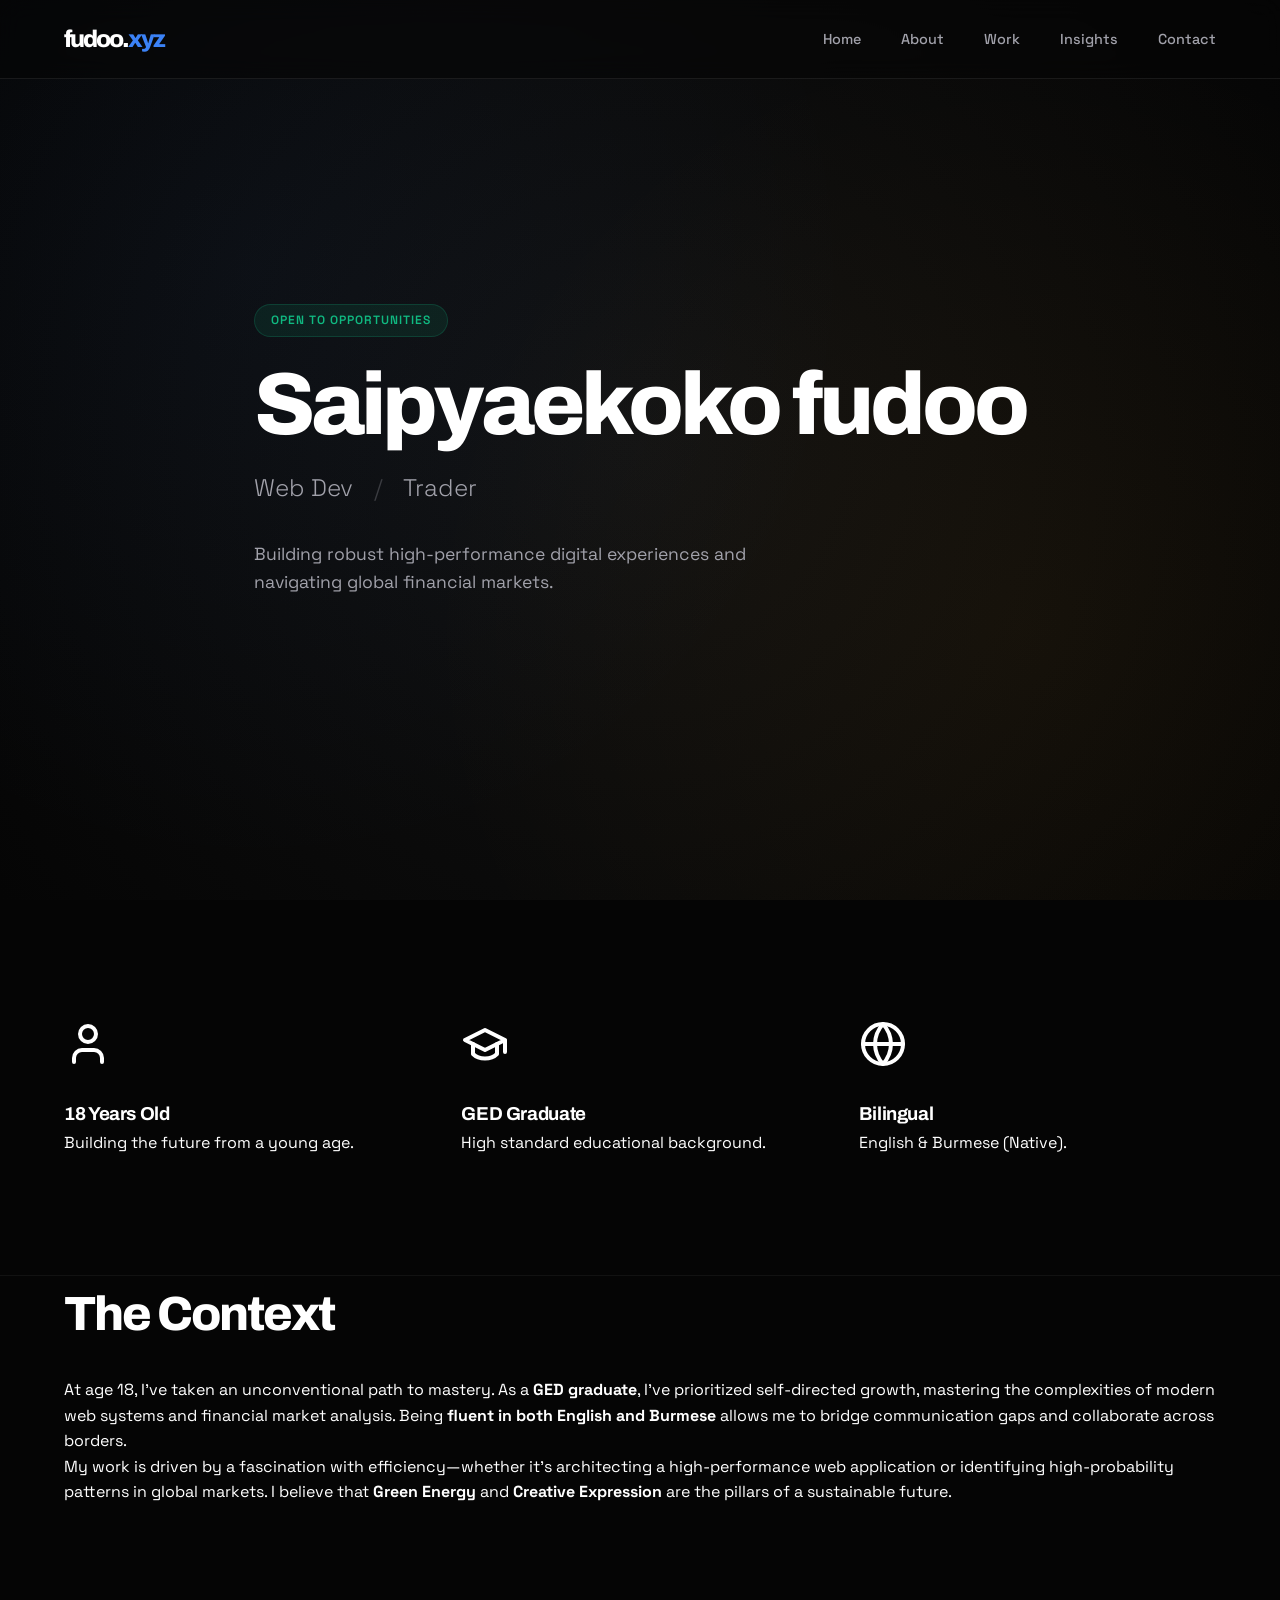
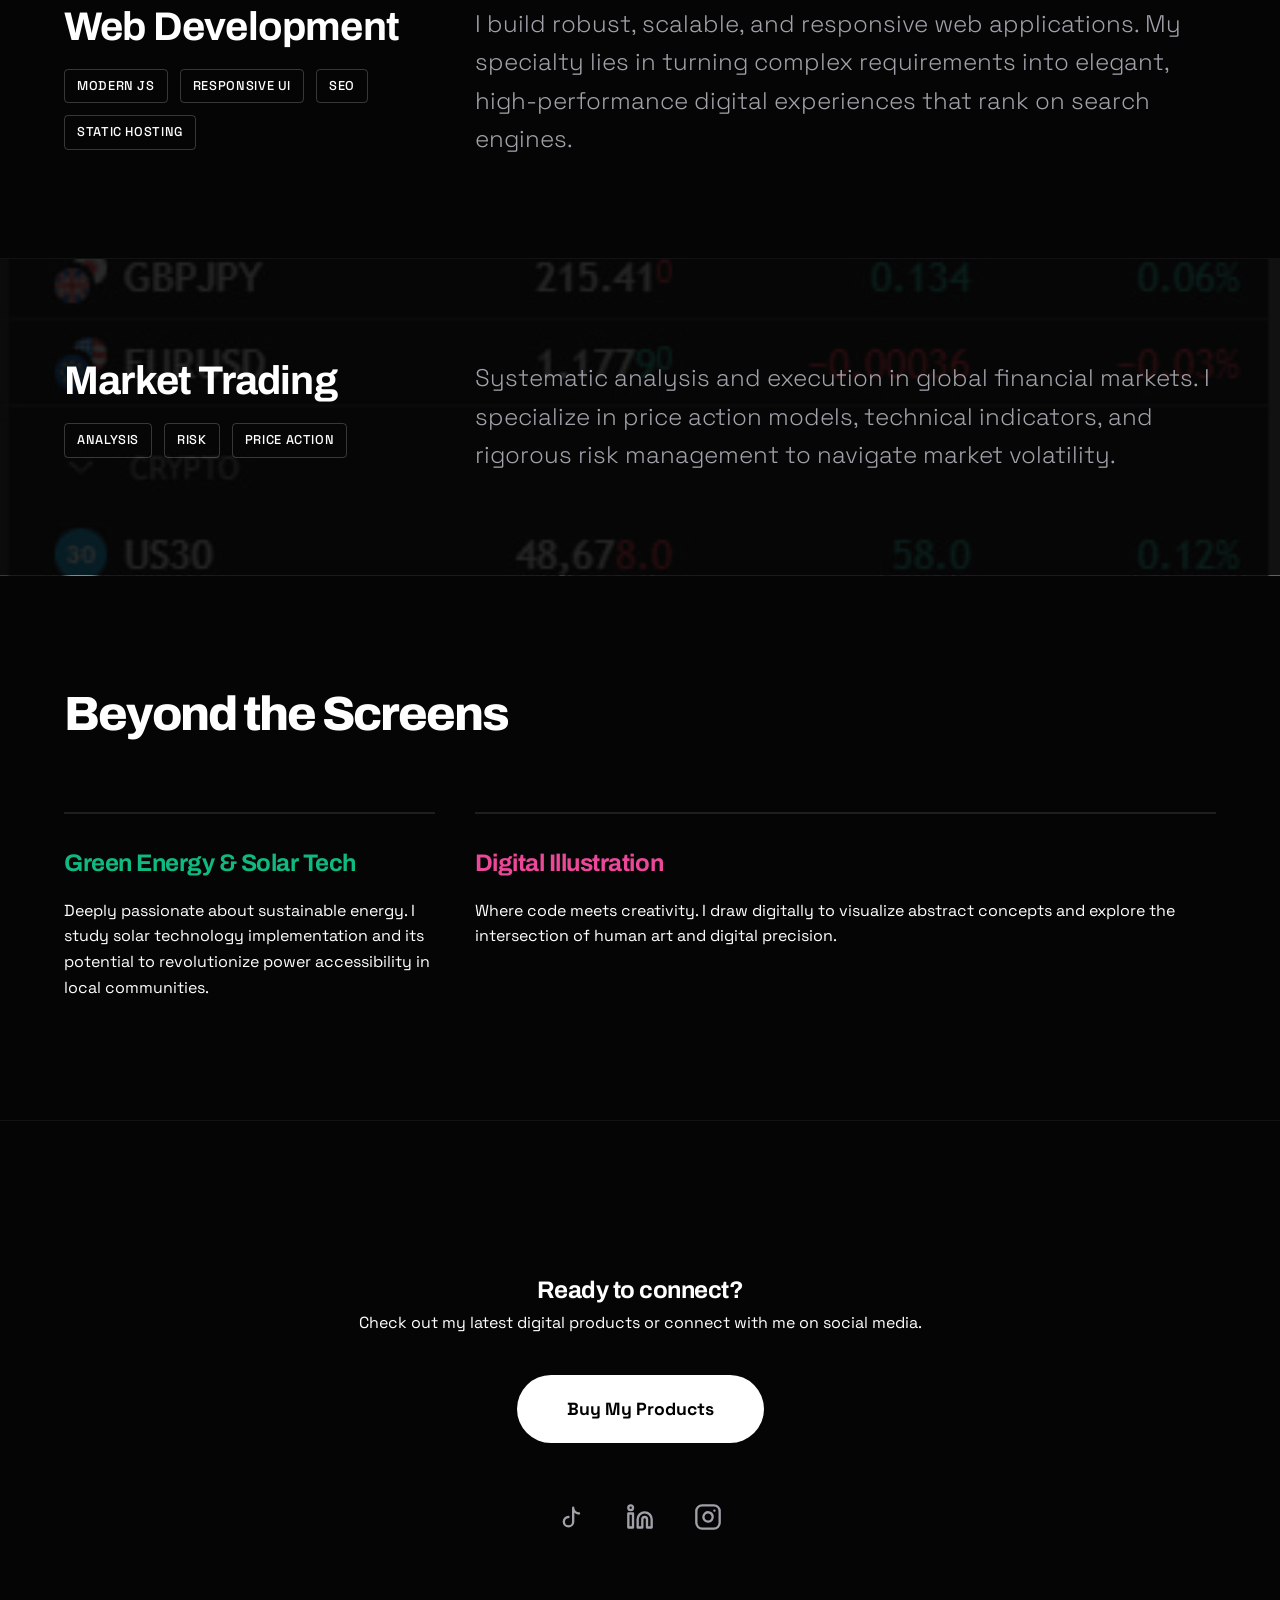
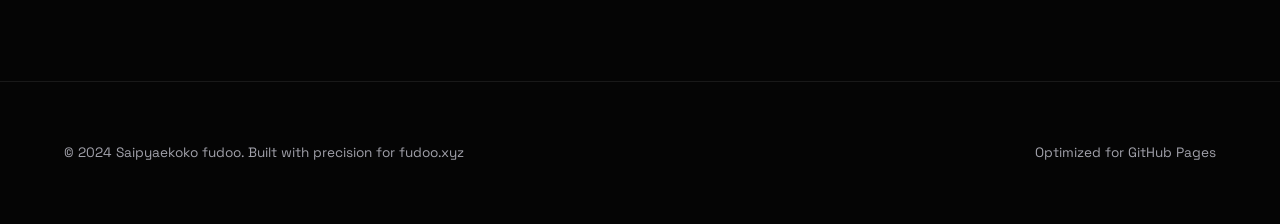
<file: index.html>
<!DOCTYPE html>
<html lang="en">

<head>
    <meta charset="UTF-8">
    <meta name="viewport" content="width=device-width, initial-scale=1.0">
    <meta name="description"
        content="Portfolio of Saipyaekoko fudoo, an 18-year-old Myanmar-based Web Developer, Trader, and Green Energy enthusiast. GED graduate, fluent in English and Burmese.">
    <meta name="keywords"
        content="Saipyaekoko fudoo, fudoo.xyz, Web Developer Myanmar, Yangon Developer, Trader, Solar Energy Tech, Digital Drawing, Minimalist Portfolio, Portfolio fudoo">
    <meta name="author" content="Saipyaekoko fudoo">
    <meta name="theme-color" content="#050505">
    <link rel="canonical" href="https://fudoo.xyz/">

    <!-- Favicons -->
    <link rel="icon" type="image/png" sizes="32x32" href="/favicon-32x32.png">
    <link rel="apple-touch-icon" href="/apple-touch-icon.png">

    <!-- Open Graph / Facebook -->
    <meta property="og:type" content="website">
    <meta property="og:url" content="https://fudoo.xyz/">
    <meta property="og:title" content="Saipyaekoko fudoo | Web Developer & Trader">
    <meta property="og:description" content="18-year-old Web Dev & Trader exploring Green Energy and Digital Art.">
    <meta property="og:image" content="https://fudoo.xyz/assets/preview.png">

    <!-- Twitter -->
    <meta property="twitter:card" content="summary_large_image">
    <meta property="twitter:url" content="https://fudoo.xyz/">
    <meta property="twitter:title" content="Saipyaekoko fudoo | Web Developer & Trader">
    <meta property="twitter:description" content="18-year-old Web Dev & Trader exploring Green Energy and Digital Art.">

    <title>Saipyaekoko fudoo | Web Developer & Trader</title>

    <!-- Google Fonts -->
    <link rel="preconnect" href="https://fonts.googleapis.com">
    <link rel="preconnect" href="https://fonts.gstatic.com" crossorigin>
    <!-- Performance: Font Preloading -->
    <link rel="preload"
        href="https://fonts.googleapis.com/css2?family=Archivo:wght@300;400;600;800&family=Space+Grotesk:wght@300;400;500;700&display=swap"
        as="style">
    <link
        href="https://fonts.googleapis.com/css2?family=Archivo:wght@300;400;600;800&family=Space+Grotesk:wght@300;400;500;700&display=swap"
        rel="stylesheet" media="print" onload="this.media='all'">
    <noscript>
        <link
            href="https://fonts.googleapis.com/css2?family=Archivo:wght@300;400;600;800&family=Space+Grotesk:wght@300;400;500;700&display=swap"
            rel="stylesheet">
    </noscript>

    <!-- Styles -->
    <link rel="stylesheet" href="./css/styles.css">

    <!-- Structured Data (SEO) -->
    <script type="application/ld+json">
    {
      "@context": "https://schema.org",
      "@type": "Person",
      "name": "Saipyaekoko fudoo",
      "url": "https://fudoo.xyz",
      "jobTitle": "Web Developer & Trader",
      "description": "18-year-old Web Developer and Trader with expertise in Green Energy and Digital Drawing.",
      "knowsAbout": ["Web Development", "Stock Trading", "Solar Energy", "Digital Art"],
      "alumniOf": {
        "@type": "EducationalOrganization",
        "name": "GED graduate"
      }
    }
    </script>
</head>

<body>
    <!-- Navigation -->
    <nav class="glass-nav">
        <div class="container nav-content">
            <div class="logo">fudoo.<span>xyz</span></div>
            <button class="mobile-menu-btn" aria-label="Toggle navigation menu">
                <svg xmlns="http://www.w3.org/2000/svg" width="24" height="24" viewBox="0 0 24 24" fill="none"
                    stroke="currentColor" stroke-width="2" stroke-linecap="round" stroke-linejoin="round"
                    aria-label="Menu Icon" role="img">
                    <line x1="4" x2="20" y1="12" y2="12" />
                    <line x1="4" x2="20" y1="6" y2="6" />
                    <line x1="4" x2="20" y1="18" y2="18" />
                </svg>
            </button>
            <ul class="nav-links">
                <li><a href="#home">Home</a></li>
                <li><a href="#about">About</a></li>
                <li><a href="#work">Work</a></li>
                <li><a href="#insights">Insights</a></li>
                <li><a href="#contact">Contact</a></li>
            </ul>
        </div>
    </nav>

    <main>
        <!-- Hero Section -->
        <header class="hero" id="home">
            <div class="container hero-container">
                <div class="hero-content">
                    <div class="badge stagger-item" style="--delay: 1">Open to Opportunities</div>
                    <h1 class="stagger-item" style="--delay: 2">Saipyaekoko fudoo</h1>
                    <div class="roles stagger-item" style="--delay: 3">
                        <span class="accent-web">Web Dev</span>
                        <span class="divider">/</span>
                        <span class="accent-trade">Trader</span>
                    </div>
                    <p class="tagline stagger-item" style="--delay: 4">Building robust high-performance digital
                        experiences and navigating global financial markets.</p>
                </div>
            </div>
        </header>

        <!-- Stats Section -->
        <section id="about" class="editorial-section">
            <div class="container editorial-grid-3">
                <div class="editorial-item">
                    <div class="editorial-icon">
                        <svg xmlns="http://www.w3.org/2000/svg" width="32" height="32" viewBox="0 0 24 24" fill="none"
                            stroke="currentColor" stroke-width="2" stroke-linecap="round" stroke-linejoin="round"
                            aria-label="User Icon" role="img">
                            <path d="M19 21v-2a4 4 0 0 0-4-4H9a4 4 0 0 0-4 4v2" />
                            <circle cx="12" cy="7" r="4" />
                        </svg>
                    </div>
                    <h3>18 Years Old</h3>
                    <p>Building the future from a young age.</p>
                </div>
                <div class="editorial-item">
                    <div class="editorial-icon">
                        <svg xmlns="http://www.w3.org/2000/svg" width="32" height="32" viewBox="0 0 24 24" fill="none"
                            stroke="currentColor" stroke-width="2" stroke-linecap="round" stroke-linejoin="round"
                            aria-label="Graduation Cap Icon" role="img">
                            <path d="M22 10v6M2 10l10-5 10 5-10 5z" />
                            <path d="M6 12v5c3 3 9 3 12 0v-5" />
                        </svg>
                    </div>
                    <h3>GED Graduate</h3>
                    <p>High standard educational background.</p>
                </div>
                <div class="editorial-item">
                    <div class="editorial-icon">
                        <svg xmlns="http://www.w3.org/2000/svg" width="32" height="32" viewBox="0 0 24 24" fill="none"
                            stroke="currentColor" stroke-width="2" stroke-linecap="round" stroke-linejoin="round"
                            aria-label="Globe Icon" role="img">
                            <circle cx="12" cy="12" r="10" />
                            <path
                                d="M12 2a15.3 15.3 0 0 1 4 10 15.3 15.3 0 0 1-4 10 15.3 15.3 0 0 1-4-10 15.3 15.3 0 0 1 4-10z" />
                            <path d="M2 12h20" />
                        </svg>
                    </div>
                    <h3>Bilingual</h3>
                    <p>English & Burmese (Native).</p>
                </div>
            </div>
        </section>

        <!-- Context Narrative Section (NEW) -->
        <section class="context-narrative">
            <div class="container">
                <div class="narrative-box">
                    <h2 class="section-title" style="text-align: left; margin-bottom: 24px;">The Context</h2>
                    <p class="narrative-text">
                        At age 18, I've taken an unconventional path to mastery. As a <strong>GED graduate</strong>,
                        I've prioritized self-directed growth, mastering the complexities of modern web systems and
                        financial market analysis. Being <strong>fluent in both English and Burmese</strong> allows me
                        to bridge communication gaps and collaborate across borders.
                    </p>
                    <p class="narrative-text">
                        My work is driven by a fascination with efficiency—whether it's architecting a high-performance
                        web application or identifying high-probability patterns in global markets. I believe that
                        <strong>Green Energy</strong> and <strong>Creative Expression</strong> are the pillars of a
                        sustainable future.
                    </p>
                </div>
            </div>
        </section>

        <!-- Main Focus Sections -->
        <section id="work" class="editorial-list">
            <!-- Web Dev -->
            <div class="editorial-row">
                <div class="container editorial-grid-2">
                    <div class="editorial-title">
                        <h2>Web Development</h2>
                        <div class="tech-stack">
                            <span>Modern JS</span> <span>Responsive UI</span> <span>SEO</span> <span>Static
                                Hosting</span>
                        </div>
                    </div>
                    <div class="editorial-desc">
                        <p>I build robust, scalable, and responsive web applications. My specialty lies in turning
                            complex requirements into elegant, high-performance digital experiences that rank on search
                            engines.</p>
                    </div>
                </div>
            </div>

            <!-- Trading -->
            <div class="editorial-row trading-bg">
                <div class="trading-overlay"></div>
                <div class="container editorial-grid-2" style="position: relative; z-index: 2;">
                    <div class="editorial-title">
                        <h2>Market Trading</h2>
                        <div class="tech-stack">
                            <span>Analysis</span> <span>Risk</span> <span>Price Action</span>
                        </div>
                    </div>
                    <div class="editorial-desc">
                        <p>Systematic analysis and execution in global financial markets. I specialize in price action
                            models, technical indicators, and rigorous risk management to navigate market volatility.
                        </p>
                    </div>
                </div>
            </div>
        </section>

        <!-- Interests Section -->
        <section id="insights" class="editorial-section">
            <div class="container">
                <h2 class="section-title text-left">Beyond the Screens</h2>
                <div class="editorial-grid-2">
                    <div class="editorial-item strict-border">
                        <h3 class="accent-green">Green Energy & Solar Tech</h3>
                        <p>Deeply passionate about sustainable energy. I study solar technology implementation and its
                            potential to revolutionize power accessibility in local communities.</p>
                    </div>
                    <div class="editorial-item strict-border">
                        <h3 class="accent-art">Digital Illustration</h3>
                        <p>Where code meets creativity. I draw digitally to visualize abstract concepts and explore the
                            intersection of human art and digital precision.</p>
                    </div>
                </div>
            </div>
        </section>

        <!-- Contact Section -->
        <section id="contact" class="contact">
            <div class="container text-center">
                <h2>Ready to connect?</h2>
                <p>Check out my latest digital products or connect with me on social media.</p>

                <div class="cta-group stagger-item" style="--delay: 1">
                    <a href="https://novapluspos.vercel.app" class="cta-button">Buy My Products</a>
            
                </div>

                <div class="social-grid stagger-item" style="--delay: 2">
                    <a href="https://www.tiktok.com/@fudon20" target="_blank" rel="noopener noreferrer"
                        aria-label="TikTok" class="social-icon">
                        <svg xmlns="http://www.w3.org/2000/svg" width="28" height="28" viewBox="0 0 24 24" fill="none"
                            stroke="currentColor" stroke-width="2" stroke-linecap="round" stroke-linejoin="round"
                            role="img">
                            <path d="M9 12a4 4 0 1 0 4 4V4a5 5 0 0 0 5 5" />
                        </svg>
                    </a>
                    <a href="https://mm.linkedin.com/in/sai-pyae-ko-ko-a07212383" target="_blank"
                        rel="noopener noreferrer" aria-label="LinkedIn" class="social-icon">
                        <svg xmlns="http://www.w3.org/2000/svg" width="28" height="28" viewBox="0 0 24 24" fill="none"
                            stroke="currentColor" stroke-width="2" stroke-linecap="round" stroke-linejoin="round"
                            role="img">
                            <path d="M16 8a6 6 0 0 1 6 6v7h-4v-7a2 2 0 0 0-2-2 2 2 0 0 0-2 2v7h-4v-7a6 6 0 0 1 6-6z" />
                            <rect x="2" y="9" width="4" height="12" />
                            <circle cx="4" cy="4" r="2" />
                        </svg>
                    </a>
                    <a href="#" aria-label="Instagram" class="social-icon">
                        <svg xmlns="http://www.w3.org/2000/svg" width="28" height="28" viewBox="0 0 24 24" fill="none"
                            stroke="currentColor" stroke-width="2" stroke-linecap="round" stroke-linejoin="round"
                            role="img">
                            <rect x="2" y="2" width="20" height="20" rx="5" ry="5" />
                            <path d="M16 11.37A4 4 0 1 1 12.63 8 4 4 0 0 1 16 11.37z" />
                            <line x1="17.5" y1="6.5" x2="17.51" y2="6.5" />
                        </svg>
                    </a>
                </div>
            </div>
        </section>
    </main>

    <footer>
        <div class="container footer-content">
            <p>&copy; 2024 Saipyaekoko fudoo. Built with precision for fudoo.xyz</p>
            <div class="footer-meta">
                <span>Optimized for GitHub Pages</span>
            </div>
        </div>
    </footer>

    <div class="custom-cursor"></div>

    <script src="js/main.js"></script>
</body>

</html>
</file>
<file: css/styles.css>
:root {
  /* Core Palette: OLED Dark */
  --bg-dark: #050505;
  --bg-card: rgba(18, 18, 18, 0.7);
  --text-primary: #ffffff;
  --text-secondary: #a1a1aa;

  /* Accent Colors */
  --accent-web: #3b82f6;
  /* Cyber Blue */
  --accent-trade: #f59e0b;
  /* Trading Gold */
  --accent-green: #10b981;
  /* Solar Emerald */
  --accent-art: #ec4899;
  /* Art Pink */

  /* Glassmorphism Styles */
  --glass-bg: rgba(255, 255, 255, 0.03);
  --glass-border: rgba(255, 255, 255, 0.08);
  --glass-blur: blur(16px);

  /* Typography */
  --font-heading: 'Archivo', sans-serif;
  --font-body: 'Space Grotesk', sans-serif;
}

* {
  margin: 0;
  padding: 0;
  box-sizing: border-box;
  -webkit-font-smoothing: antialiased;
}

body {
  background-color: var(--bg-dark);
  color: var(--text-primary);
  font-family: var(--font-body);
  line-height: 1.6;
  overflow-x: hidden;
}

h1,
h2,
h3,
h4,
h5,
h6 {
  font-family: var(--font-heading);
  letter-spacing: -0.02em;
}

a {
  text-decoration: none;
  color: inherit;
  transition: all 0.3s ease;
}

/* Container */
.container {
  max-width: 1200px;
  margin: 0 auto;
  padding: 0 24px;
}

/* (Removed Glass Utility Classes for Editorial Design) */

/* Navbar Styling */
.glass-nav {
  position: fixed;
  top: 0;
  left: 0;
  width: 100%;
  z-index: 1000;
  padding: 20px 0;
  background: rgba(5, 5, 5, 0.6);
  backdrop-filter: blur(12px);
  -webkit-backdrop-filter: blur(12px);
  border-bottom: 1px solid var(--glass-border);
}

.nav-content {
  display: flex;
  justify-content: space-between;
  align-items: center;
}

.logo {
  font-family: var(--font-heading);
  font-weight: 800;
  font-size: 1.5rem;
  letter-spacing: -2px;
}

.logo span {
  color: var(--accent-web);
}

.mobile-menu-btn {
  display: none;
}

.nav-links {
  display: flex;
  list-style: none;
  gap: 40px;
}

.nav-links a {
  font-size: 0.9rem;
  font-weight: 500;
  color: var(--text-secondary);
}

.nav-links a:hover {
  color: var(--text-primary);
}

/* Hero Section */
.hero {
  height: 100vh;
  display: flex;
  align-items: center;
  position: relative;
  overflow: hidden;
  background: radial-gradient(circle at 50% 50%, #111 0%, #050505 100%);
}

.hero::before {
  content: '';
  position: absolute;
  top: 0;
  left: 0;
  width: 100%;
  height: 100%;
  background-image:
    radial-gradient(circle at 20% 30%, rgba(59, 130, 246, 0.05) 0%, transparent 50%),
    radial-gradient(circle at 80% 70%, rgba(245, 158, 11, 0.05) 0%, transparent 50%);
  z-index: 0;
}

.hero-container {
  position: relative;
  z-index: 1;
}

.badge {
  background: rgba(16, 185, 129, 0.1);
  color: var(--accent-green);
  padding: 6px 16px;
  border-radius: 100px;
  font-size: 0.75rem;
  font-weight: 600;
  text-transform: uppercase;
  letter-spacing: 1px;
  margin-bottom: 24px;
  display: inline-block;
  border: 1px solid rgba(16, 185, 129, 0.2);
}

.hero h1 {
  font-size: 5.5rem;
  font-weight: 800;
  line-height: 1;
  margin-bottom: 20px;
  letter-spacing: -4px;
}

.roles {
  font-size: 1.5rem;
  color: var(--text-secondary);
  font-weight: 300;
  margin-bottom: 32px;
}

.divider {
  margin: 0 15px;
  opacity: 0.3;
}

.tagline {
  max-width: 500px;
  font-size: 1.1rem;
  color: var(--text-secondary);
}

/* Editorial Architecture (Stark Minimalist) */
.editorial-section {
  padding: 100px 0;
  border-bottom: 1px solid rgba(255, 255, 255, 0.05);
}

.editorial-grid-3 {
  display: grid;
  grid-template-columns: repeat(3, 1fr);
  gap: 40px;
}

.editorial-item {
  padding: 20px 0;
}

.editorial-icon {
  margin-bottom: 24px;
}

.editorial-icon svg {
  color: var(--text-primary);
  width: 48px;
  height: 48px;
}

.editorial-list {
  display: flex;
  flex-direction: column;
}

.editorial-row {
  padding: 100px 0;
  border-bottom: 1px solid rgba(255, 255, 255, 0.05);
  position: relative;
}

.editorial-grid-2 {
  display: grid;
  grid-template-columns: 1fr 2fr;
  gap: 40px;
  align-items: start;
}

.editorial-title h2 {
  font-size: 2.5rem;
  line-height: 1.1;
  margin-bottom: 20px;
}

.tech-stack {
  display: flex;
  gap: 12px;
  flex-wrap: wrap;
}

.tech-stack span {
  padding: 6px 12px;
  border: 1px solid rgba(255, 255, 255, 0.2);
  border-radius: 4px;
  font-size: 0.8rem;
  font-weight: 500;
  text-transform: uppercase;
  letter-spacing: 0.05em;
}

.editorial-desc p {
  font-size: 1.5rem;
  line-height: 1.6;
  color: var(--text-secondary);
  font-weight: 300;
}

/* Trading specific background */
.trading-bg {
  background-image: url('../photo_2026-04-17_14-10-57.jpg');
  background-size: cover;
  background-position: center;
  background-attachment: fixed;
}

.trading-overlay {
  position: absolute;
  top: 0; left: 0; right: 0; bottom: 0;
  background: rgba(5, 5, 5, 0.85); /* Dark low opacity overlay */
  z-index: 1;
}

.section-title {
  font-size: 3rem;
  margin-bottom: 60px;
  font-weight: 800;
  letter-spacing: -2px;
}
.section-title.text-left {
  text-align: left;
}

.strict-border {
  border-top: 2px solid rgba(255, 255, 255, 0.1);
  padding-top: 30px;
}
.accent-green { color: var(--accent-green); margin-bottom: 15px; font-size: 1.5rem; }
.accent-art { color: var(--accent-art); margin-bottom: 15px; font-size: 1.5rem; }

/* Contact */
.contact {
  padding: 150px 0;
}

.text-center {
  text-align: center;
}

.cta-group {
  display: flex;
  gap: 20px;
  justify-content: center;
  align-items: center;
  margin-top: 40px;
  flex-wrap: wrap;
}

.cta-button {
  background: white;
  color: black;
  padding: 18px 48px;
  border-radius: 100px;
  font-weight: 700;
  display: inline-block;
  font-size: 1.1rem;
  border: 2px solid transparent;
  transition: all 0.3s ease;
}

.cta-button:hover {
  transform: scale(1.05);
  box-shadow: 0 0 30px rgba(255, 255, 255, 0.2);
}

.cta-button.outline {
  background: transparent;
  color: white;
  border-color: rgba(255, 255, 255, 0.2);
}

.cta-button.outline:hover {
  border-color: white;
  background: rgba(255, 255, 255, 0.05);
  box-shadow: none;
}

.social-grid {
  display: flex;
  justify-content: center;
  gap: 40px;
  margin-top: 60px;
}

.social-icon {
  color: var(--text-secondary);
  transition: all 0.3s cubic-bezier(0.16, 1, 0.3, 1);
  display: flex;
  align-items: center;
  justify-content: center;
}

.social-icon:hover {
  color: white;
  transform: translateY(-5px);
}

footer {
  padding: 60px 0;
  border-top: 1px solid var(--glass-border);
  font-size: 0.85rem;
  color: var(--text-secondary);
}

.footer-content {
  display: flex;
  justify-content: space-between;
}

/* Custom Scrollbar */
::-webkit-scrollbar {
  width: 6px;
}

::-webkit-scrollbar-track {
  background: var(--bg-dark);
}

::-webkit-scrollbar-thumb {
  background: #333;
  border-radius: 10px;
}

.animate-fade {
  opacity: 1 !important;
  transform: translateY(0) !important;
  transition: opacity 0.8s cubic-bezier(0.16, 1, 0.3, 1), transform 0.8s cubic-bezier(0.16, 1, 0.3, 1) !important;
}

.stagger-item {
  opacity: 0;
  transform: translateY(30px);
}

.stagger-item.stagger-in {
  opacity: 1 !important;
  transform: translateY(0) !important;
  transition: opacity 0.8s cubic-bezier(0.16, 1, 0.3, 1), transform 0.8s cubic-bezier(0.16, 1, 0.3, 1) !important;
  transition-delay: calc(var(--delay) * 150ms) !important;
}

.editorial-item, .editorial-row, .narrative-box {
  transform: translateY(30px);
}

/* Custom Interactive Cursor */
.custom-cursor {
  position: fixed;
  top: 0;
  left: 0;
  width: 20px;
  height: 20px;
  background: white;
  border-radius: 50%;
  pointer-events: none;
  mix-blend-mode: difference;
  z-index: 9999;
  transform: translate(-50%, -50%);
  transition: width 0.3s cubic-bezier(0.16, 1, 0.3, 1), height 0.3s cubic-bezier(0.16, 1, 0.3, 1), opacity 0.3s ease;
  opacity: 0; /* Hidden by default until mouse moves */
}

.custom-cursor.active {
  opacity: 1;
}

.custom-cursor.hovering {
  width: 60px;
  height: 60px;
}

body.has-custom-cursor,
body.has-custom-cursor a,
body.has-custom-cursor button,
body.has-custom-cursor .editorial-row {
  cursor: none;
}

/* Accessibility: Reduced Motion */
@media (prefers-reduced-motion: reduce) {
  *, ::before, ::after {
    animation-duration: 0.01ms !important;
    animation-iteration-count: 1 !important;
    transition-duration: 0.01ms !important;
    scroll-behavior: auto !important;
  }
  
  .stagger-item, .editorial-item, .editorial-row, .narrative-box {
    opacity: 1 !important;
    transform: none !important;
  }
  
  .custom-cursor {
    display: none !important;
  }
  
  body.has-custom-cursor,
  body.has-custom-cursor a,
  body.has-custom-cursor button,
  body.has-custom-cursor .editorial-row {
    cursor: auto;
  }
}

/* Responsive */
@media (max-width: 1024px) {
  .hero h1 {
    font-size: 4rem;
  }

  .editorial-grid-3, .editorial-grid-2 {
    grid-template-columns: 1fr;
    gap: 30px;
  }

  .editorial-desc p {
    font-size: 1.2rem;
  }
}

@media (max-width: 768px) {
  .mobile-menu-btn {
    display: block;
    background: transparent;
    border: none;
    color: var(--text-primary);
    cursor: pointer;
  }

  .nav-links {
    display: flex;
    position: absolute;
    top: 100%;
    left: 0;
    width: 100%;
    background: rgba(5, 5, 5, 0.95);
    flex-direction: column;
    padding: 30px 0;
    align-items: center;
    border-bottom: 1px solid rgba(255, 255, 255, 0.05);
    backdrop-filter: blur(12px);
    
    visibility: hidden;
    opacity: 0;
    transform: translateY(-20px);
    transition: all 0.4s cubic-bezier(0.16, 1, 0.3, 1);
  }
  
  .nav-links.active {
    visibility: visible;
    opacity: 1;
    transform: translateY(0);
  }

  .hero h1 {
    font-size: 3rem;
  }

  .editorial-title h2 {
    font-size: 2rem;
  }

  .editorial-row {
    padding: 60px 0;
  }

  .logo {
    font-size: 1.2rem;
  }

  .section-title {
    font-size: 2.2rem;
  }
}
</file>
